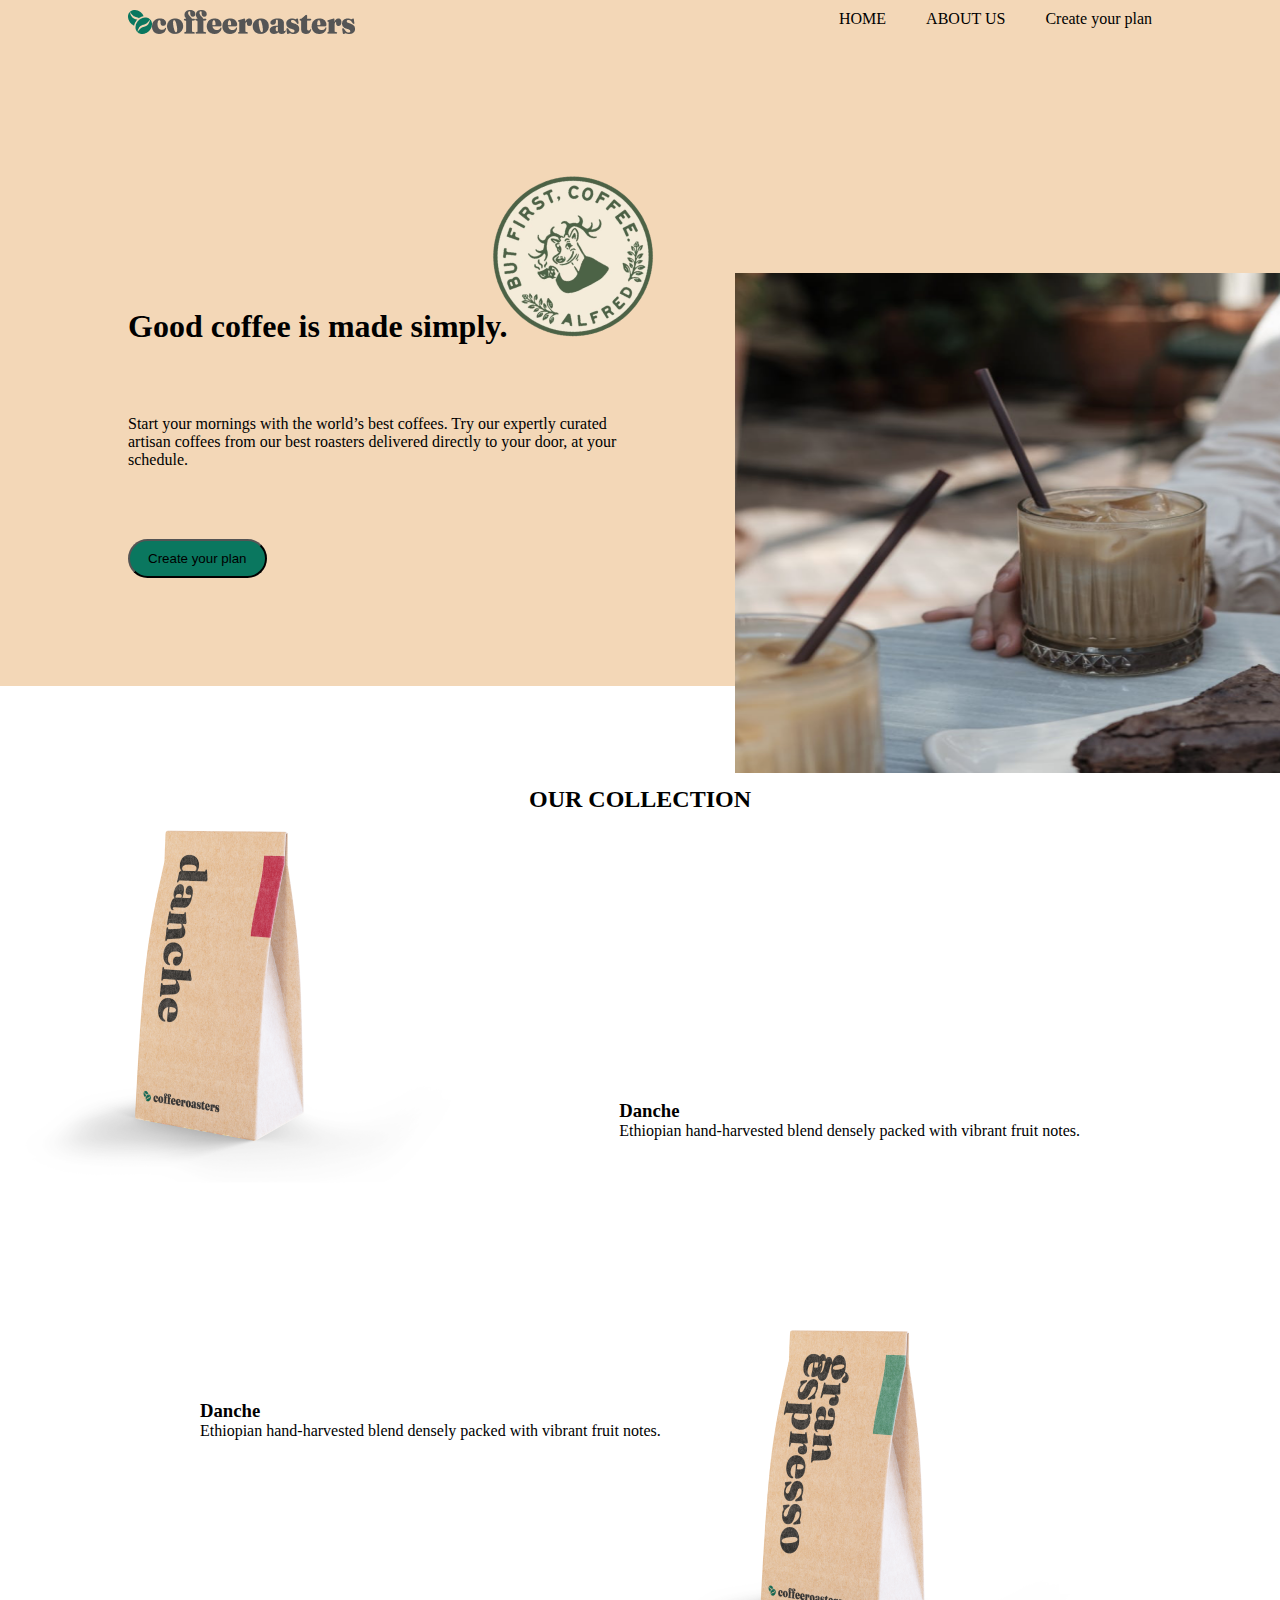
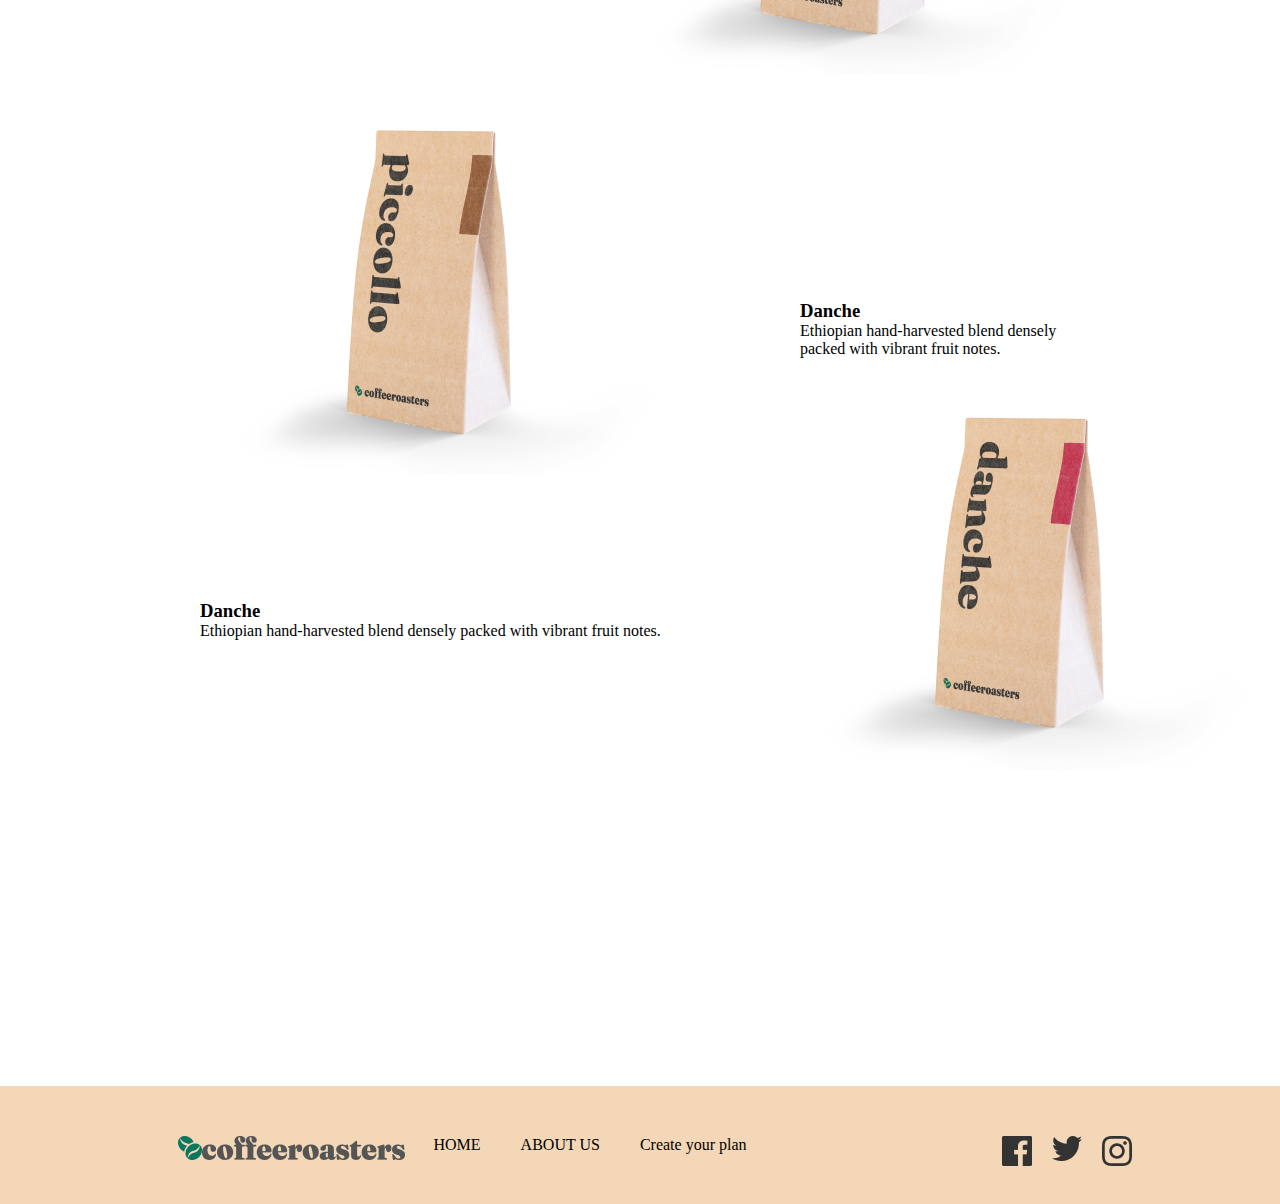
<file: index.html>
<!DOCTYPE html>
<html lang="en">
<head>
    <meta charset="UTF-8">
    <meta name="viewport" content="width=device-width, initial-scale=1.0">
    <title>Document</title>
    <link rel="stylesheet" href="style.css">
</head>
<body>

    <div class="b">
        <div class="container">
            <nav>
                <div class="left1">
                    <img src="./img/Group 3614.png" alt="img">
                </div>
                <div class="right">
                    <ul>
                        <li>
                            <a href="#">HOME</a>
                        </li>
                        <li>
                            <a href="index_2.html">ABOUT US</a>
                        </li>
                        <li>
                            <a href="#">Create your plan</a>
                        </li>
                    </ul>
                </div>
            </nav>

    <div class="bo"></div>

            <div class="row1">
                <div class="left2">
                    <h1>
                        Good coffee 
    is made simply.
                    </h1>
                    <p>Start your mornings with the world’s best coffees. Try our expertly curated artisan coffees from our best roasters delivered directly to your door, at your schedule.</p>
                    <button>Create your plan</button>
                </div>
                <div class="right2">
                    <img src="./img/image 40.png" alt="img">
                </div>
            </div>
        </div><br><br><br><br><br><br>
    </div>

    <main>
        <div class="container2">
            <div class="h2">
                <h2>OUR COLLECTION</h2>
            </div>
<div class="st1">
        <img src="./img/kopi4.png" alt="img">

   <div class="hp">
    <h3>Danche</h3>
    <p>Ethiopian hand-harvested blend densely packed with vibrant fruit notes.</p>
   </div>

   <div class="st2">
    <img src="./img/kopi1 copy.png" alt="img">
   <div class="hp">
    <h3>Danche</h3>
    <p>Ethiopian hand-harvested blend densely packed with vibrant fruit notes.</p>
   </div>

   <div class="st3">
    <img src="./img/kopi3.png" alt="img">
   <div class="hp">
    <h3>Danche</h3>
    <p>Ethiopian hand-harvested blend densely packed with vibrant fruit notes.</p>
   </div>

   <div class="st4">
    <img src="./img/kopi4.png" alt="img">
   <div class="hp">
    <h3>Danche</h3>
    <p>Ethiopian hand-harvested blend densely packed with vibrant fruit notes.</p>
   </div>
    </div>

        </div>
    </main>

    <footer>
        <div class="container">
            <div class="left1">
                <img src="./img/Group 3614.png" alt="img">
            </div>
            <div class="right">
                <ul>
                    <li>
                        <a href="#">HOME</a>
                    </li>
                    <li>
                        <a href="#">ABOUT US</a>
                    </li>
                    <li>
                        <a href="#">Create your plan</a>
                    </li>
                </ul>
            </div>

            <div class="r">
                <div class="img3">
                    <div class="a">
                        <img src="./img/Path (1).png" alt="img">
                    </div>
             <div class="a"><img src="./img/Path (4).png" alt=""></div>
<div class="a"><img src="./img/Shape.png" alt="">
</div>
                </div>
            </div>
        </div>
    </footer>
</body>
</html>
</file>
<file: style.css>
* {
    margin: 0;
    padding: 0;
    box-sizing: border-box;
}

.container {
    width: 80%;
    margin: 0 auto;
}

.b {
    background-color: #F3D7B7;
}

nav {
    padding-top: 10px;
    display: flex;
    justify-content: space-between;
}

nav ul{
    list-style-type: none;
    display: flex;
    gap: 40px;
}

nav ul li a {
    text-decoration: none;
    color: black;
}

.row1 {
   padding-top: 130px; 
   display: flex;
   gap: 200px;
}

.left2  {
    width: 500px;
}

.left2 p {
    padding-top: 70px;
}

.left2 button {
    margin-top: 70px;
padding: 10px 18px;
border-radius: 100px;
opacity: 0px;
background-color: #0A775F;
}

.bo {
    background-image: url(./img/Rectangle\ 679.png);
    background-position: center;
    background-repeat: no-repeat;
    position: absolute;
    background-size: 700px 500px;
    width: 710px;
height: 694px;
top: 176px;
left: 730px;
}

.left2 {
    margin-top: 150px;
}

img {
    position: absolute;
}

.right2 img {
    top:150px;
    right: 600px;
}


.container2 {
    width: 70%;
    margin: 0 auto;
    padding-top: 100px;
}

.h2 {
text-align: center;
}

.st1 .hp {
    position: absolute;
    top: 1100px;
    right: 200px;
}

.st1 .i {
    position: absolute;
    top: 900px;
left: 200px;
}

.st2 .hp {
    position: absolute;
    top: 1400px;
    left: 200px;
}

.st2 img {
    position: absolute;
    top: 1300px;
    right: 200px;
}

.st3 .hp {
    position: absolute;
    top: 1900px;
   left: 800px;
}

.st3 img{
position: absolute;
top: 1700px;
left: 200px;
}

.st4 .hp {
position: absolute;
top: 2200px;
left: 200px;
}

.st4 img {
    position: absolute;
    top: 2000px;
    left: 800px;
    }

.container2 {
    width: 100%;
    height: 2000px;
    background-color: white;
}

footer {
    background-color: #F3D7B7;
}

footer .container {
padding: 50px;
}


nav {
    padding-top: 10px;
    display: flex;
    justify-content: space-between;
}

footer ul{
    list-style-type: none;
    display: flex;
    gap: 40px;
}

footer ul li a {
    text-decoration: none;
    color: black;
}

footer .container {
    display: flex;
    justify-content: space-between;
}

.img3 {
    display: flex;
gap: 50px;
}
</file>
